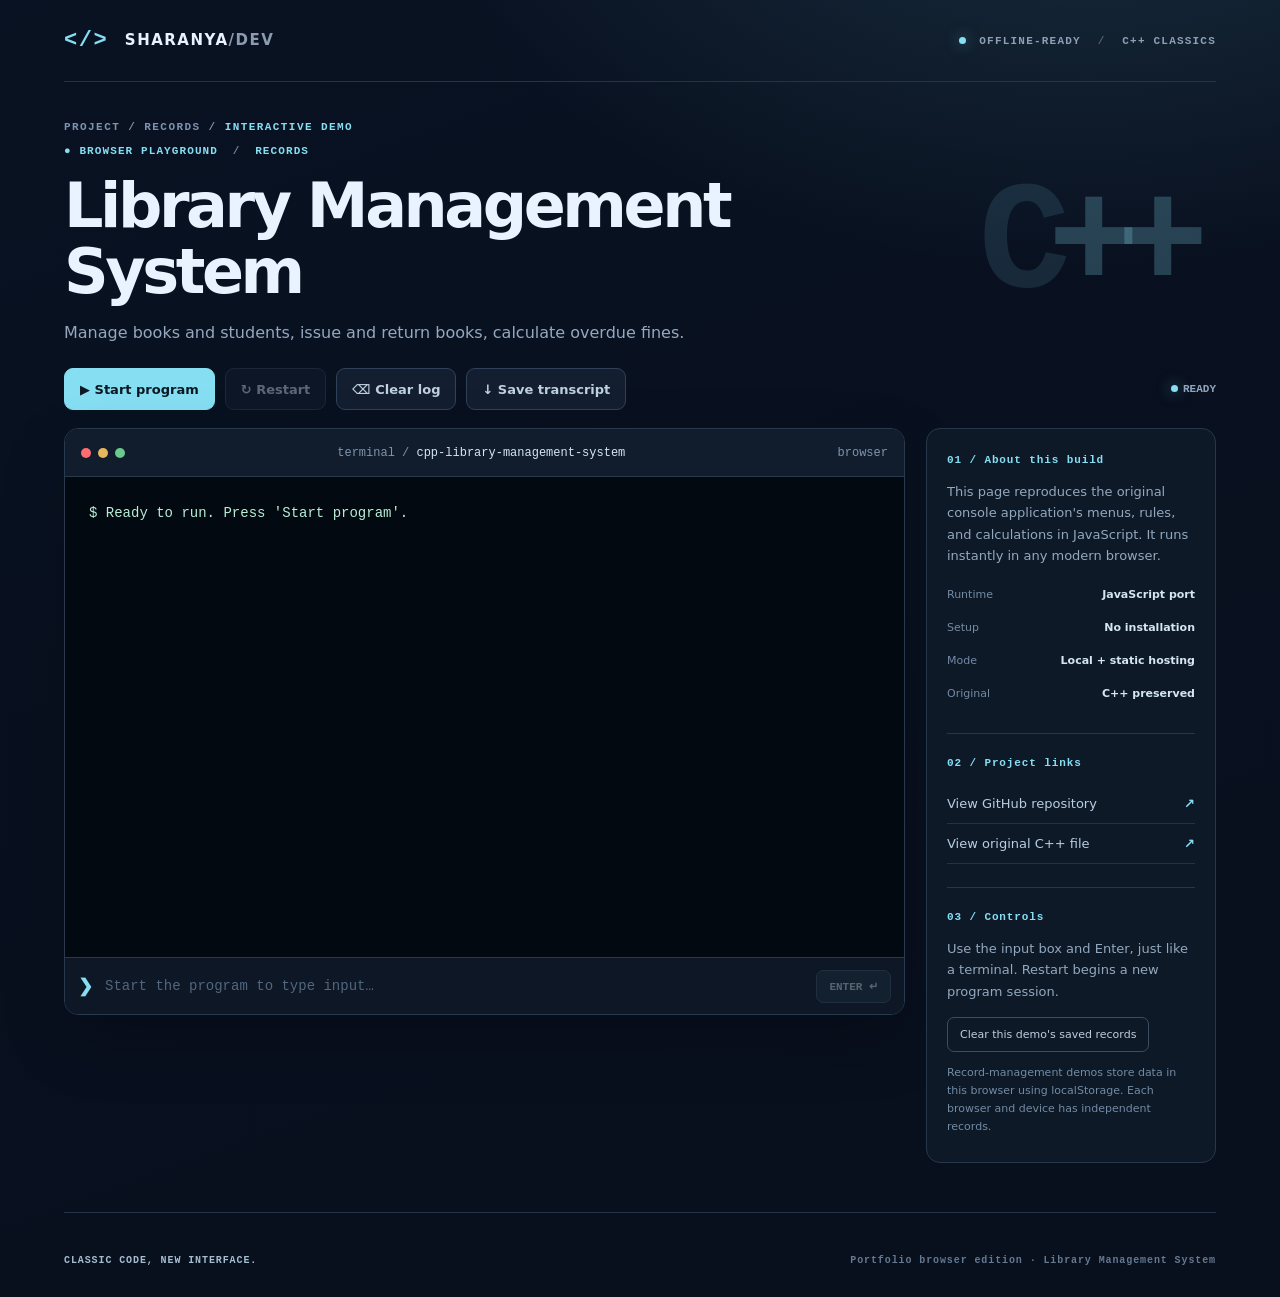
<file: docs/index.html>
<!doctype html>
<html lang="en">
<head>
<meta charset="utf-8">
<meta name="viewport" content="width=device-width,initial-scale=1">
<meta name="theme-color" content="#080f1d">
<meta name="description" content="Interactive browser demo for Library Management System. Play and test online or offline.">
<title>Library Management System — Browser Playground</title>
<link rel="stylesheet" href="./style.css">
</head>
<body style="--accent:#86def3">
<div class="frame">
<header class="topbar"><a class="logo" href="https://github.com/sharanyapal" target="_blank" rel="noreferrer"><span class="logo-icon">&lt;/&gt;</span> SHARANYA<span class="logo-muted">/DEV</span></a><div class="top-nav"><span class="live-dot"></span> OFFLINE-READY <span class="top-separator">/</span> C++ CLASSICS</div></header>
<main>
<div class="breadcrumb">PROJECT / RECORDS / <span>INTERACTIVE DEMO</span></div>
<div class="hero"><div><div class="eyebrow"><span class="icon-pill">●</span> Browser playground <span class="divider-bar">/</span> Records</div><h1>Library Management System</h1><p class="description">Manage books and students, issue and return books, calculate overdue fines.</p></div><div class="hero-deco">C<span>++</span></div></div>
<div class="toolbar"><button id="start" class="button button-primary" type="button"><span>▶</span> Start program</button><button id="restart" class="button" type="button" disabled>↻ Restart</button><button id="clear" class="button" type="button">⌫ Clear log</button><button id="download" class="button" type="button">↓ Save transcript</button><span class="program-status"><span id="status-dot" class="status-dot"></span><span id="status">READY</span></span></div>
<div class="body-grid"><section class="console-shell" aria-label="Interactive terminal"><div class="console-top"><div class="traffic"><i></i><i></i><i></i></div><span class="console-label">terminal / <span>cpp-library-management-system</span></span><span id="console-mode">browser</span></div><pre id="console" class="console-output" role="log" aria-live="polite" aria-relevant="additions">$ Ready to run. Press 'Start program'.
</pre><form id="input-form" class="console-input"><label for="command">❯</label><input id="command" type="text" autocomplete="off" spellcheck="false" placeholder="Start the program to type input…" disabled aria-label="Console input"><button type="submit" id="send" disabled>ENTER ↵</button></form></section>
<aside class="sidebar"><section class="aside-section"><h2>01 / About this build</h2><p>This page reproduces the original console application's menus, rules, and calculations in JavaScript. It runs instantly in any modern browser.</p><div class="facts"><div><span>Runtime</span><strong>JavaScript port</strong></div><div><span>Setup</span><strong>No installation</strong></div><div><span>Mode</span><strong>Local + static hosting</strong></div><div><span>Original</span><strong>C++ preserved</strong></div></div></section><section class="aside-section"><h2>02 / Project links</h2><a class="aside-link" href="https://github.com/sharanyapal/cpp-library-management-system" target="_blank" rel="noreferrer">View GitHub repository <b>↗</b></a><a class="aside-link" href="https://github.com/sharanyapal/cpp-library-management-system/blob/main/library-management-system-project.CPP" target="_blank" rel="noreferrer">View original C++ file <b>↗</b></a></section><section class="aside-section"><h2>03 / Controls</h2><p>Use the input box and Enter, just like a terminal. Restart begins a new program session.</p><button class="data-reset" id="reset-data" type="button">Clear this demo's saved records</button><p class="microcopy">Record-management demos store data in this browser using localStorage. Each browser and device has independent records.</p></section></aside></div>
</main><footer class="footer"><span>CLASSIC CODE, NEW INTERFACE.</span><span>Portfolio browser edition · Library Management System</span></footer></div>
<script src="./terminal.js"></script><script src="./program.js"></script><script>
window.addEventListener('DOMContentLoaded',()=>initPlayground({slug:"cpp-library-management-system",title:"Library Management System"}));
</script></body></html>
</file>
<file: docs/style.css>
:root{color-scheme:dark;font-family:Inter,ui-sans-serif,system-ui,-apple-system,BlinkMacSystemFont,"Segoe UI",sans-serif;color:#e9f2ff;background:#080f1d}*{box-sizing:border-box}html{scroll-behavior:smooth}body{margin:0;min-height:100vh;background:radial-gradient(ellipse 700px 480px at 85% -16%,color-mix(in srgb,var(--accent),transparent 85%),transparent),linear-gradient(160deg,#091222 0%,#080f1d 85%)}button,input{font:inherit}button{cursor:pointer}a{color:inherit;text-decoration:none}.frame{max-width:1480px;margin:0 auto;padding:0 clamp(18px,5vw,72px)}.topbar{height:82px;border-bottom:1px solid #273246;display:flex;align-items:center;justify-content:space-between;gap:15px}.logo{font-size:15px;font-weight:860;letter-spacing:.1em;white-space:nowrap}.logo-icon{color:var(--accent);font-family:monospace;font-size:22px;vertical-align:middle;margin-right:10px}.logo-muted{color:#8b9bb0}.top-nav{color:#8da0b8;letter-spacing:.11em;font:700 11px ui-monospace,SFMono-Regular,Consolas,monospace;white-space:nowrap}.live-dot,.status-dot{width:7px;height:7px;display:inline-block;border-radius:50%;background:var(--accent);box-shadow:0 0 14px color-mix(in srgb,var(--accent),transparent 50%);margin-right:5px}.top-separator{padding:0 9px;color:#526278}.breadcrumb{margin-top:39px;color:#7e93af;font:700 11px ui-monospace,Consolas,monospace;letter-spacing:.13em}.breadcrumb span{color:var(--accent)}.hero{display:flex;align-items:center;justify-content:space-between;min-height:225px;gap:25px}.eyebrow{font:700 11px ui-monospace,Consolas,monospace;letter-spacing:.1em;color:var(--accent);text-transform:uppercase}.icon-pill{font-size:11px}.divider-bar{padding:0 7px;color:#70829e}h1{font-size:clamp(36px,5vw,62px);letter-spacing:-.055em;line-height:1.07;margin:16px 0 14px;font-weight:820}.description{margin:0;max-width:680px;color:#95a8bf;font-size:16px;line-height:1.65}.hero-deco{font:bold clamp(75px,12vw,170px) ui-monospace,Consolas,monospace;letter-spacing:-.15em;color:color-mix(in srgb,var(--accent),transparent 88%);flex:none;user-select:none;padding-right:30px}.hero-deco span{color:color-mix(in srgb,var(--accent),transparent 76%)}.toolbar{display:flex;align-items:center;gap:10px;flex-wrap:wrap;margin:10px 0 18px}.button{background:#131e30;border:1px solid #304159;color:#bfd0e0;border-radius:9px;padding:11px 15px;font-weight:720;font-size:13px;min-height:42px;transition:.15s}.button:hover:not(:disabled){background:#203550;border-color:#526b89}.button:disabled{opacity:.45;cursor:not-allowed}.button-primary{background:var(--accent);color:#0c1925;border-color:var(--accent)}.button-primary:hover:not(:disabled){background:color-mix(in srgb,var(--accent),white 14%);border-color:var(--accent)}.program-status{font:700 11px ui-monospace,Consolas,monospace;color:#91a6be;margin-left:auto}.status-dot{transition:.2s}.body-grid{display:grid;grid-template-columns:minmax(0,1fr) 290px;gap:21px;align-items:start}.console-shell{background:#030910;border:1px solid #29394e;border-radius:14px;overflow:hidden;min-width:0;box-shadow:0 25px 65px #0003}.console-top{height:48px;display:flex;align-items:center;justify-content:space-between;border-bottom:1px solid #28394d;background:#111c2c;color:#7e95af;padding:0 16px;gap:10px;font:12px ui-monospace,Consolas,monospace}.traffic{display:flex;gap:7px}.traffic i{width:10px;height:10px;border-radius:50%;background:#fd6d70}.traffic i:nth-child(2){background:#e7b85e}.traffic i:nth-child(3){background:#69ca8b}.console-label{overflow:hidden;text-overflow:ellipsis;white-space:nowrap}.console-label span{color:#d3e6f5}.console-output{margin:0;padding:25px 24px 35px;height:480px;max-height:70vh;overflow:auto;white-space:pre-wrap;overflow-wrap:anywhere;color:#b7eed6;font:14px/1.66 ui-monospace,SFMono-Regular,Consolas,"Liberation Mono",monospace;tab-size:4;scrollbar-color:#2e5065 #070f19}.console-input{display:flex;align-items:center;gap:9px;background:#0d1725;border-top:1px solid #273a4d;padding:10px 13px}.console-input label{font:bold 18px ui-monospace,Consolas,monospace;color:var(--accent)}.console-input input{flex:1;min-width:0;padding:10px 3px;color:#f1faff;background:transparent;border:0;outline:0;font:14px ui-monospace,Consolas,monospace}.console-input input::placeholder{color:#52667d}.console-input button{border:1px solid #3f576b;border-radius:7px;background:#1c3042;color:#cfdfeb;padding:9px 12px;white-space:nowrap;font:700 11px ui-monospace,Consolas,monospace}.console-input button:disabled{opacity:.38;cursor:not-allowed}.sidebar{background:#0e1928;border:1px solid #27374b;border-radius:14px;padding:2px 20px}.aside-section{padding:23px 0;border-bottom:1px solid #26364b}.aside-section:last-child{border:0}.aside-section h2{margin:0 0 15px;font:750 11px ui-monospace,Consolas,monospace;color:var(--accent);letter-spacing:.08em}.aside-section p{color:#93a8be;line-height:1.65;font-size:13px;margin:0}.facts{padding-top:11px}.facts>div{display:flex;justify-content:space-between;gap:10px;padding:10px 0;font-size:11px}.facts span{color:#738ba4}.facts strong{color:#d4e6f2;text-align:right;font-weight:650}.aside-link{display:flex;justify-content:space-between;gap:10px;padding:12px 0;font-size:13px;color:#b7cde2;border-bottom:1px solid #223249}.aside-link b{color:var(--accent)}.data-reset{background:transparent;border:1px solid #3b4d60;color:#bdcde0;border-radius:7px;padding:10px 12px;font-size:11px;margin-top:15px;max-width:100%;text-align:left}.data-reset:hover{border-color:var(--accent)}.aside-section .microcopy{color:#728ba4;font-size:11px;margin-top:12px}.footer{padding:42px 0 27px;display:flex;justify-content:space-between;gap:15px;color:#657991;border-top:1px solid #263448;margin-top:49px;font:700 10px ui-monospace,Consolas,monospace;letter-spacing:.09em}.footer span:first-child{color:#a4bdd0}@media(max-width:1040px){.body-grid{grid-template-columns:minmax(0,1fr)}.sidebar{display:grid;grid-template-columns:repeat(3,minmax(0,1fr));gap:20px}.aside-section{border-bottom:0;padding:20px 0}.hero-deco{font-size:110px}.console-output{height:450px}}@media(max-width:650px){.topbar{height:67px}.top-nav{font-size:9px}.breadcrumb{margin-top:22px}.hero{min-height:185px}.hero-deco{display:none}.description{font-size:14px}.toolbar{gap:8px}.toolbar .button{padding:10px;font-size:12px}.program-status{margin-left:3px}.sidebar{display:block;padding:0 17px}.aside-section{border-bottom:1px solid #27374b;padding:20px 0}.console-output{height:390px;font-size:12px;padding:17px}.console-input input{font-size:12px}.footer{flex-wrap:wrap;line-height:1.6}}
</file>
